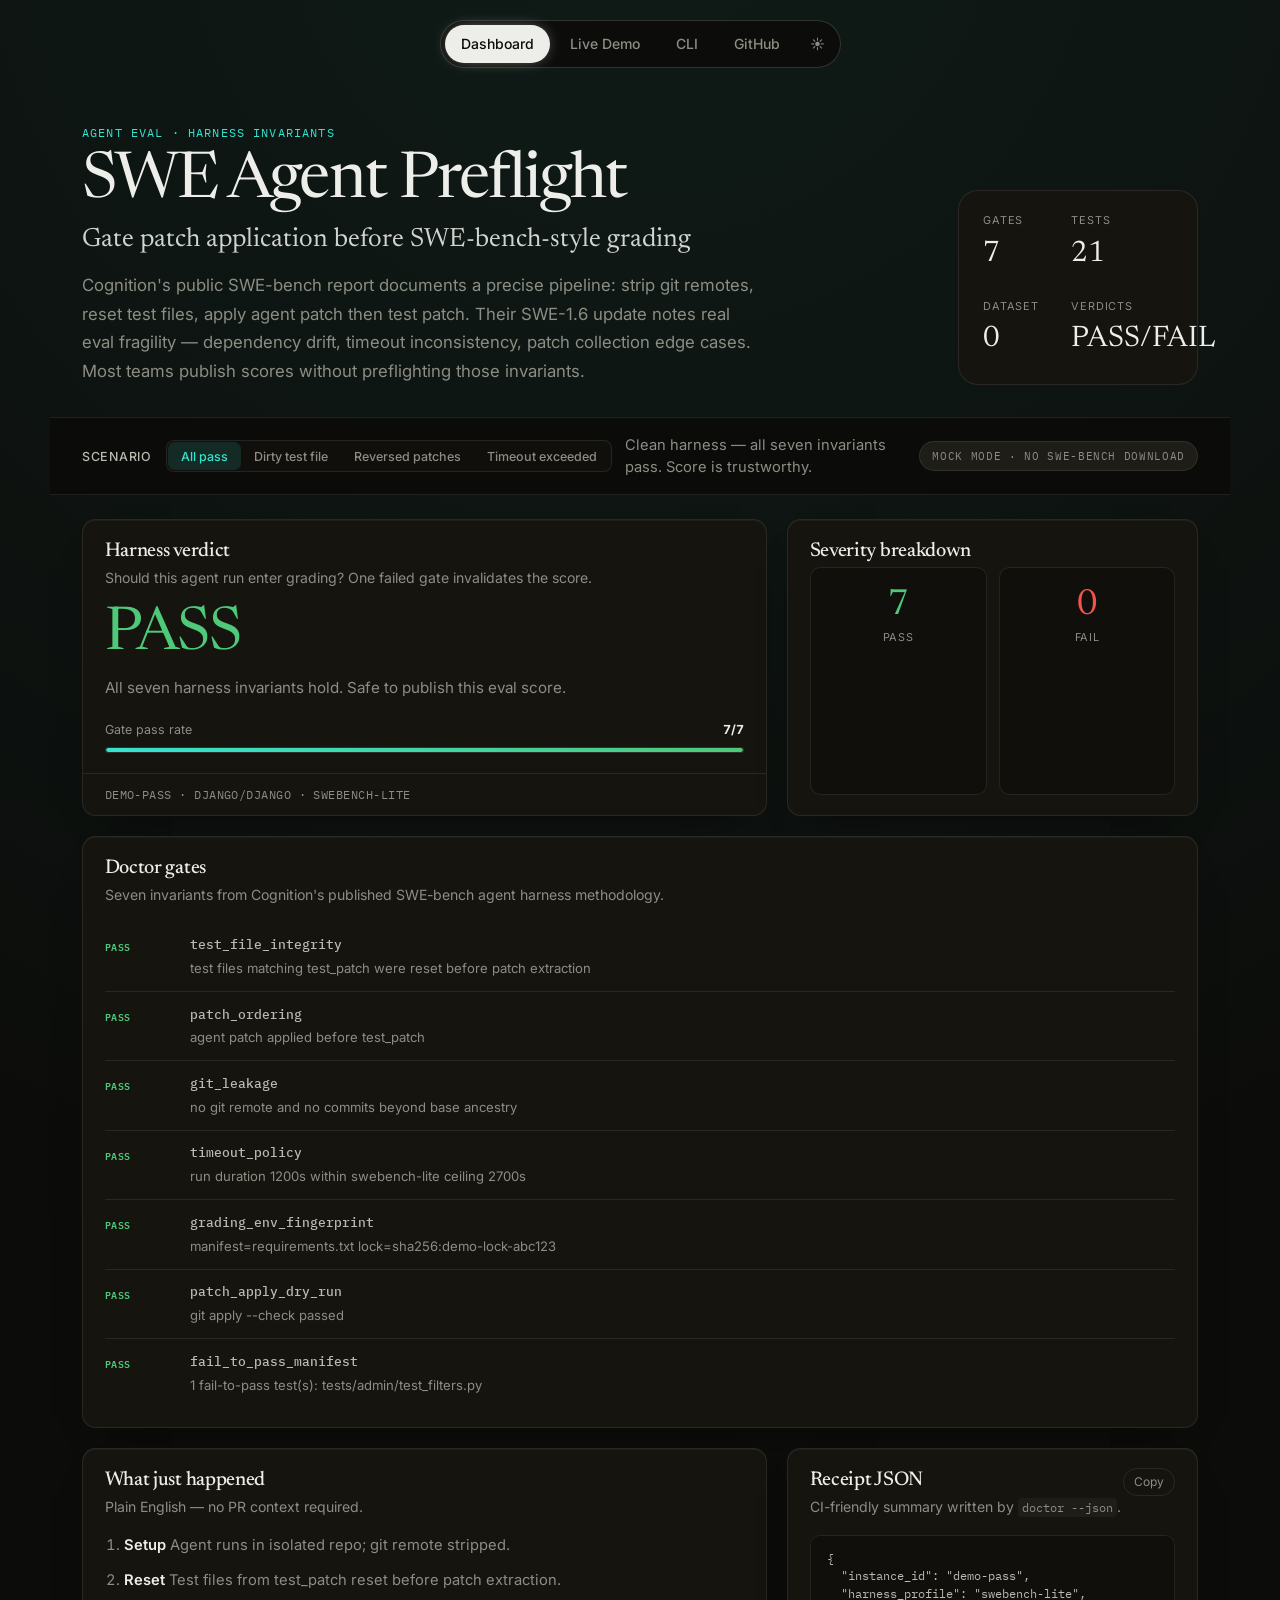
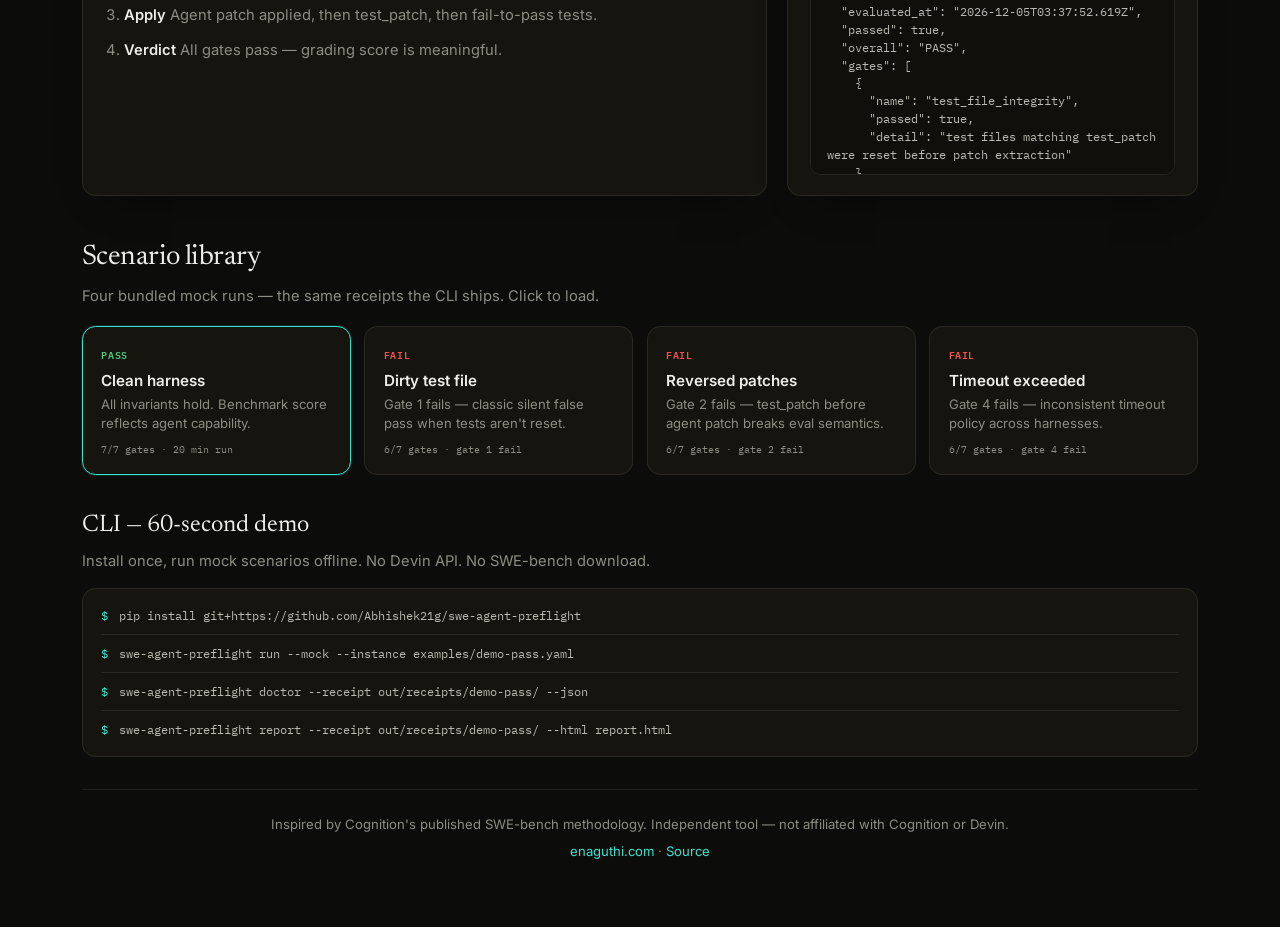
<file: site/index.html>
<!DOCTYPE html>
<html lang="en">
<head>
  <meta charset="utf-8" />
  <meta name="viewport" content="width=device-width, initial-scale=1" />
  <title>SWE Agent Preflight — harness gates before SWE-bench grading</title>
  <meta name="description" content="Gate SWE-bench-style agent evals on seven harness invariants — test reset, patch ordering, git leakage, timeouts — before trusting benchmark scores." />
  <meta property="og:title" content="SWE Agent Preflight" />
  <meta property="og:description" content="Agent eval scores are meaningless without harness preflight." />
  <meta property="og:url" content="https://enaguthi.com/swe-agent-preflight/site/" />
  <link rel="icon" type="image/svg+xml" href="./favicon.svg" />
  <link rel="preconnect" href="https://fonts.googleapis.com" />
  <link href="https://fonts.googleapis.com/css2?family=IBM+Plex+Mono:wght@400;500&family=Inter:wght@400;500;600&family=Newsreader:ital,opsz,wght@0,6..72,400;0,6..72,500;1,6..72,400&display=swap" rel="stylesheet" />
  <style>
:root {
  --background: #0c0c0a;
  --foreground: #edeee9;
  --muted: #8c8d83;
  --muted-strong: #b9bab0;
  --panel: #15140f;
  --surface: #100f0c;
  --surface-2: #1e1d17;
  --border: rgba(237, 238, 233, 0.09);
  --border-strong: rgba(237, 238, 233, 0.17);
  --accent: #34e3d0;
  --accent-soft: rgba(52, 227, 208, 0.13);
  --danger: #f0544a;
  --success: #4ec97a;
  --warning: #f5b41e;
  --font: "Inter", system-ui, sans-serif;
  --serif: "Newsreader", Georgia, serif;
  --mono: "IBM Plex Mono", ui-monospace, monospace;
}

:root[data-theme="light"] {
  --background: #f4f6fa;
  --foreground: #14161f;
  --muted: #5c6478;
  --muted-strong: #3b4151;
  --panel: #ffffff;
  --surface: #fafbfd;
  --surface-2: #eef1f6;
  --border: #dde2ec;
  --border-strong: #c7cedb;
  --accent: #2563eb;
  --accent-soft: #eef3ff;
  --danger: #cd2f2c;
  --success: #169a5a;
  --warning: #d97706;
}

* { box-sizing: border-box; margin: 0; }
html { scroll-behavior: smooth; }
body {
  font-family: var(--font);
  background: var(--background);
  color: var(--foreground);
  line-height: 1.55;
  min-height: 100vh;
  -webkit-font-smoothing: antialiased;
}
a { color: var(--accent); text-decoration: none; }
a:hover { opacity: 0.85; }
code {
  font-family: var(--mono);
  font-size: 0.88em;
  padding: 0.1em 0.35em;
  border-radius: 4px;
  background: var(--surface-2);
}

.deck-root {
  min-height: 100vh;
  background-image: radial-gradient(circle at 50% -5%, rgba(52, 227, 208, 0.07), transparent 55%);
}
:root[data-theme="light"] .deck-root {
  background-image: radial-gradient(circle at 50% -5%, rgba(37, 99, 235, 0.06), transparent 55%);
}

.deck-inner {
  max-width: 1180px;
  margin: 0 auto;
  padding: 0 1.25rem 4rem;
}
@media (min-width: 640px) { .deck-inner { padding: 0 2rem 4rem; } }

.deck-nav {
  display: flex;
  justify-content: center;
  padding-top: 1.25rem;
}
.deck-nav-pill {
  display: inline-flex;
  align-items: center;
  gap: 0.25rem;
  padding: 0.25rem;
  border-radius: 999px;
  border: 1px solid var(--border-strong);
  background: color-mix(in srgb, var(--background) 85%, transparent);
  backdrop-filter: blur(12px);
  box-shadow: 0 18px 45px -28px rgba(0, 0, 0, 0.85);
}
.deck-nav-pill a,
.deck-nav-pill button {
  border: none;
  background: transparent;
  color: var(--muted);
  font: inherit;
  font-size: 0.875rem;
  font-weight: 500;
  padding: 0.5rem 1rem;
  border-radius: 999px;
  cursor: pointer;
  transition: background 0.15s, color 0.15s;
}
.deck-nav-pill a:hover,
.deck-nav-pill button:hover { background: var(--surface-2); color: var(--foreground); }
.deck-nav-pill a.active {
  background: var(--foreground);
  color: var(--background);
  box-shadow: 0 0 18px -8px var(--foreground);
}
.theme-btn {
  width: 2.25rem;
  height: 2.25rem;
  padding: 0 !important;
  display: inline-flex;
  align-items: center;
  justify-content: center;
}

.deck-hero { scroll-margin-top: 6rem; padding-top: 2.5rem; }
@media (min-width: 1024px) { .deck-hero { padding-top: 3.5rem; } }
.deck-hero-row {
  display: flex;
  flex-direction: column;
  gap: 1.5rem;
}
@media (min-width: 960px) {
  .deck-hero-row { flex-direction: row; align-items: flex-end; justify-content: space-between; }
}
.deck-eyebrow {
  font-family: var(--mono);
  font-size: 0.72rem;
  letter-spacing: 0.1em;
  text-transform: uppercase;
  color: var(--accent);
  margin-bottom: 0.65rem;
}
.deck-title {
  font-family: var(--serif);
  font-size: clamp(2.6rem, 6vw, 4rem);
  font-weight: 400;
  letter-spacing: -0.03em;
  line-height: 0.95;
  text-wrap: balance;
}
.deck-subtitle {
  margin-top: 0.75rem;
  font-family: var(--serif);
  font-size: clamp(1.2rem, 2.5vw, 1.65rem);
  font-weight: 400;
  line-height: 1.15;
  color: color-mix(in srgb, var(--foreground) 88%, transparent);
}
.deck-lede {
  margin-top: 1rem;
  color: var(--muted);
  font-size: 0.98rem;
  max-width: 42rem;
  line-height: 1.7;
}
@media (min-width: 640px) { .deck-lede { font-size: 1.05rem; } }

.deck-stats {
  display: grid;
  grid-template-columns: repeat(2, 1fr);
  gap: 1.25rem 2rem;
  padding: 1.35rem 1.5rem;
  border: 1px solid var(--border);
  border-radius: 1.25rem;
  background: var(--panel);
  min-width: 240px;
  flex-shrink: 0;
}
@media (min-width: 640px) { .deck-stats { grid-template-columns: repeat(4, 1fr); } }
@media (min-width: 960px) { .deck-stats { grid-template-columns: repeat(2, 1fr); width: 15rem; } }
.deck-stats dt {
  font-size: 0.68rem;
  letter-spacing: 0.08em;
  text-transform: uppercase;
  color: var(--muted);
}
.deck-stats dd {
  font-family: var(--serif);
  font-size: 1.85rem;
  font-weight: 400;
  margin-top: 0.15rem;
  font-variant-numeric: tabular-nums;
}

.deck-toolbar {
  position: sticky;
  top: 0;
  z-index: 20;
  display: flex;
  align-items: center;
  justify-content: space-between;
  gap: 1rem;
  flex-wrap: wrap;
  margin: 2rem -1.25rem 0;
  padding: 1rem 1.25rem;
  border-block: 1px solid var(--border);
  background: color-mix(in srgb, var(--background) 90%, transparent);
  backdrop-filter: blur(10px);
}
@media (min-width: 640px) { .deck-toolbar { margin-inline: -2rem; padding-inline: 2rem; } }
.deck-toolbar-left {
  display: flex;
  align-items: center;
  gap: 0.85rem;
  flex-wrap: wrap;
  flex: 1;
  min-width: 0;
}
.deck-label {
  font-size: 0.78rem;
  font-weight: 500;
  color: var(--muted-strong);
  text-transform: uppercase;
  letter-spacing: 0.06em;
}
.mode-tabs {
  display: inline-flex;
  gap: 0.125rem;
  padding: 0.125rem;
  background: var(--surface);
  border-radius: 0.5rem;
  border: 1px solid var(--border);
}
.mode-tabs button {
  font-family: inherit;
  font-size: 0.78rem;
  font-weight: 500;
  color: var(--muted);
  background: transparent;
  border: none;
  padding: 0.35rem 0.75rem;
  border-radius: 0.375rem;
  cursor: pointer;
  white-space: nowrap;
  transition: background 0.15s, color 0.15s;
}
.mode-tabs button:hover { color: var(--foreground); }
.mode-tabs button.active {
  background: var(--accent-soft);
  color: var(--accent);
  box-shadow: 0 0 0 1px var(--accent-soft);
}
.toolbar-hint {
  display: none;
  color: var(--muted);
  font-size: 0.92rem;
  flex: 1;
  min-width: 200px;
  line-height: 1.5;
}
@media (min-width: 1024px) { .toolbar-hint { display: block; } }
.status-chip {
  font-family: var(--mono);
  font-size: 0.68rem;
  text-transform: uppercase;
  letter-spacing: 0.06em;
  color: var(--muted);
  border: 1px solid var(--border);
  background: var(--surface-2);
  padding: 0.35rem 0.75rem;
  border-radius: 999px;
  white-space: nowrap;
}

.deck-grid {
  margin-top: 1.5rem;
  display: flex;
  flex-direction: column;
  gap: 1.25rem;
}
.deck-grid-2 {
  display: grid;
  grid-template-columns: 1fr;
  gap: 1.25rem;
}
@media (min-width: 800px) {
  .deck-grid-2 { grid-template-columns: 1.25fr 0.75fr; }
}

.panel {
  display: flex;
  flex-direction: column;
  background: var(--panel);
  border: 1px solid var(--border);
  border-radius: 0.85rem;
  overflow: hidden;
  box-shadow: 0 1px 0 rgba(237, 238, 233, 0.04) inset, 0 18px 40px -28px rgba(0, 0, 0, 0.9);
}
.panel-header {
  padding: 1.15rem 1.35rem 0;
}
.panel-title {
  font-family: var(--serif);
  font-size: 1.25rem;
  font-weight: 500;
  line-height: 1.2;
  letter-spacing: -0.015em;
  margin-bottom: 0.25rem;
}
.panel-desc {
  color: var(--muted);
  font-size: 0.88rem;
  line-height: 1.6;
  margin-bottom: 1rem;
  max-width: 40rem;
}
.panel-title-row {
  display: flex;
  align-items: center;
  justify-content: space-between;
  gap: 0.75rem;
}
.panel-body { padding: 0 1.35rem 1.25rem; flex: 1; }
.panel-footer {
  padding: 0.75rem 1.35rem;
  border-top: 1px solid var(--border);
  font-family: var(--mono);
  font-size: 0.72rem;
  color: var(--muted);
  text-transform: uppercase;
  letter-spacing: 0.04em;
}

.verdict-word {
  font-family: var(--serif);
  font-size: clamp(2.8rem, 6vw, 3.75rem);
  line-height: 1;
  display: block;
  margin-bottom: 0.65rem;
  letter-spacing: -0.02em;
}
.verdict-word.pass { color: var(--success); }
.verdict-word.fail { color: var(--danger); }
.verdict-plain {
  color: var(--muted);
  font-size: 0.95rem;
  max-width: 32rem;
  margin-bottom: 1.25rem;
  line-height: 1.6;
}

.score-bar-wrap { margin-top: 0.5rem; }
.score-bar-label {
  display: flex;
  justify-content: space-between;
  font-size: 0.78rem;
  color: var(--muted);
  margin-bottom: 0.45rem;
}
.score-bar-label strong { color: var(--foreground); font-variant-numeric: tabular-nums; }
.score-bar {
  height: 6px;
  background: var(--surface-2);
  border-radius: 999px;
  overflow: hidden;
  border: 1px solid var(--border);
}
.score-bar-fill {
  height: 100%;
  background: linear-gradient(90deg, var(--accent), var(--success));
  border-radius: 999px;
  transition: width 0.35s ease;
}

.counts-grid {
  display: grid;
  grid-template-columns: 1fr 1fr;
  gap: 0.75rem;
}
.count-card {
  text-align: center;
  padding: 1.25rem 1rem;
  border-radius: 0.65rem;
  border: 1px solid var(--border);
  background: var(--surface);
}
.count-card.pass .count-num { color: var(--success); }
.count-card.fail .count-num { color: var(--danger); }
.count-num {
  display: block;
  font-family: var(--serif);
  font-size: 2.25rem;
  line-height: 1;
  font-variant-numeric: tabular-nums;
}
.count-label {
  display: block;
  margin-top: 0.35rem;
  font-size: 0.68rem;
  text-transform: uppercase;
  letter-spacing: 0.06em;
  color: var(--muted);
}

.gate-list { list-style: none; padding: 0; }
.gate-list li {
  display: grid;
  grid-template-columns: 4.5rem 1fr;
  gap: 0.85rem;
  padding: 0.8rem 0;
  border-bottom: 1px solid var(--border);
  font-size: 0.9rem;
  align-items: start;
}
.gate-list li:last-child { border-bottom: none; }
.gate-status {
  font-family: var(--mono);
  font-size: 0.65rem;
  font-weight: 600;
  letter-spacing: 0.05em;
  text-transform: uppercase;
  padding-top: 0.2rem;
}
.gate-status.pass { color: var(--success); }
.gate-status.fail { color: var(--danger); }
.gate-name {
  display: block;
  font-weight: 500;
  font-family: var(--mono);
  font-size: 0.8rem;
  color: var(--muted-strong);
}
.gate-detail {
  display: block;
  color: var(--muted);
  font-size: 0.82rem;
  margin-top: 0.25rem;
  line-height: 1.45;
}

.story-steps {
  padding-left: 1.2rem;
  color: var(--muted);
  font-size: 0.92rem;
}
.story-steps li { margin-bottom: 0.75rem; line-height: 1.55; }
.story-steps strong { color: var(--foreground); font-weight: 600; }

.receipt-pre {
  font-family: var(--mono);
  font-size: 0.72rem;
  line-height: 1.55;
  background: var(--surface);
  border: 1px solid var(--border);
  border-radius: 0.65rem;
  padding: 0.85rem 1rem;
  overflow-x: auto;
  max-height: 240px;
  color: var(--muted-strong);
  white-space: pre-wrap;
  word-break: break-word;
}
.ghost-sm {
  font: inherit;
  font-size: 0.75rem;
  color: var(--muted);
  background: transparent;
  border: 1px solid var(--border);
  padding: 0.25rem 0.65rem;
  border-radius: 999px;
  cursor: pointer;
  transition: color 0.15s, border-color 0.15s;
}
.ghost-sm:hover { color: var(--foreground); border-color: var(--muted); }

.library {
  margin: 2.5rem 0 2rem;
  scroll-margin-top: 5rem;
}
.library-head { margin-bottom: 1.15rem; }
.library-head h2 {
  font-family: var(--serif);
  font-size: 1.75rem;
  font-weight: 400;
  margin-bottom: 0.35rem;
  letter-spacing: -0.02em;
}
.library-head p { color: var(--muted); font-size: 0.92rem; }

.scenario-grid {
  display: grid;
  grid-template-columns: 1fr;
  gap: 0.85rem;
}
@media (min-width: 640px) { .scenario-grid { grid-template-columns: repeat(2, 1fr); } }
@media (min-width: 960px) { .scenario-grid { grid-template-columns: repeat(4, 1fr); } }
.scenario-card {
  text-align: left;
  font-family: inherit;
  background: var(--panel);
  border: 1px solid var(--border);
  border-radius: 0.85rem;
  padding: 1.1rem 1.15rem;
  cursor: pointer;
  color: var(--foreground);
  transition: border-color 0.15s, transform 0.15s, box-shadow 0.15s;
}
.scenario-card:hover {
  border-color: var(--accent);
  transform: translateY(-1px);
}
.scenario-card.active {
  border-color: var(--accent);
  box-shadow: 0 0 0 1px var(--accent-soft);
}
.scenario-tag {
  display: inline-block;
  font-family: var(--mono);
  font-size: 0.62rem;
  font-weight: 600;
  letter-spacing: 0.06em;
  text-transform: uppercase;
  margin-bottom: 0.5rem;
}
.scenario-tag.pass { color: var(--success); }
.scenario-tag.fail { color: var(--danger); }
.scenario-card h3 {
  font-size: 0.95rem;
  font-weight: 600;
  margin-bottom: 0.35rem;
}
.scenario-card p {
  color: var(--muted);
  font-size: 0.82rem;
  line-height: 1.45;
}
.scenario-meta {
  display: block;
  margin-top: 0.55rem;
  font-family: var(--mono);
  font-size: 0.65rem;
  color: var(--muted);
}

.cli-section {
  scroll-margin-top: 5rem;
  margin-bottom: 2rem;
}
.cli-head { margin-bottom: 1rem; }
.cli-head h2 {
  font-family: var(--serif);
  font-size: 1.5rem;
  font-weight: 400;
  margin-bottom: 0.35rem;
}
.cli-head p { color: var(--muted); font-size: 0.92rem; }
.cli-block {
  background: var(--panel);
  border: 1px solid var(--border);
  border-radius: 0.85rem;
  padding: 0.5rem 1.15rem;
  overflow: hidden;
}
.cli-line {
  display: flex;
  gap: 0.65rem;
  padding: 0.55rem 0;
  font-family: var(--mono);
  font-size: 0.78rem;
  border-bottom: 1px solid var(--border);
  align-items: flex-start;
}
.cli-line:last-child { border-bottom: none; }
.cli-prompt { color: var(--accent); user-select: none; flex-shrink: 0; }
.cli-line code {
  background: transparent;
  padding: 0;
  font-size: inherit;
  color: var(--muted-strong);
  word-break: break-all;
}

.deck-foot {
  text-align: center;
  color: var(--muted);
  font-size: 0.82rem;
  padding-top: 1.5rem;
  border-top: 1px solid var(--border);
  line-height: 1.65;
}
.deck-foot p + p { margin-top: 0.35rem; }

  </style>
</head>
<body>
  <div class="deck-root">
    <div class="deck-inner">
      <nav class="deck-nav">
        <div class="deck-nav-pill">
          <a href="#overview" class="active" data-nav="overview">Dashboard</a>
          <a href="#demo" data-nav="demo">Live Demo</a>
          <a href="#cli" data-nav="cli">CLI</a>
          <a href="https://github.com/Abhishek21g/swe-agent-preflight" target="_blank" rel="noopener">GitHub</a>
          <button type="button" class="theme-btn" id="themeToggle" aria-label="Toggle theme" title="Toggle theme">☀</button>
        </div>
      </nav>

      <header id="overview" class="deck-hero">
        <div class="deck-hero-row">
          <div>
            <p class="deck-eyebrow">Agent eval · Harness invariants</p>
            <h1 class="deck-title">SWE Agent Preflight</h1>
            <p class="deck-subtitle">Gate patch application before SWE-bench-style grading</p>
            <p class="deck-lede">
              Cognition's public SWE-bench report documents a precise pipeline: strip git remotes, reset test files,
              apply agent patch then test patch. Their SWE-1.6 update notes real eval fragility — dependency drift,
              timeout inconsistency, patch collection edge cases. Most teams publish scores without preflighting those invariants.
            </p>
          </div>
          <dl class="deck-stats">
            <div><dt>Gates</dt><dd>7</dd></div>
            <div><dt>Tests</dt><dd>21</dd></div>
            <div><dt>Dataset</dt><dd>0</dd></div>
            <div><dt>Verdicts</dt><dd>PASS/FAIL</dd></div>
          </dl>
        </div>
      </header>

      <div class="deck-toolbar" id="demo">
        <div class="deck-toolbar-left">
          <span class="deck-label">Scenario</span>
          <div class="mode-tabs" role="tablist" aria-label="Harness scenario">
            <button role="tab" data-mode="pass" class="active" aria-selected="true">All pass</button>
            <button role="tab" data-mode="fail-gate1">Dirty test file</button>
            <button role="tab" data-mode="fail-order">Reversed patches</button>
            <button role="tab" data-mode="fail-timeout">Timeout exceeded</button>
          </div>
          <span class="toolbar-hint" id="scenarioHint">Clean harness — all seven invariants pass. Score is trustworthy.</span>
        </div>
        <span class="status-chip" id="statusChip">mock mode · no SWE-bench download</span>
      </div>

      <div class="deck-grid">
        <div class="deck-grid-2">
          <section class="panel verdict-panel">
            <header class="panel-header">
              <div>
                <h2 class="panel-title">Harness verdict</h2>
                <p class="panel-desc">Should this agent run enter grading? One failed gate invalidates the score.</p>
              </div>
            </header>
            <div class="panel-body">
              <div class="verdict-display" id="verdictDisplay">
                <span class="verdict-word pass" id="verdictWord">PASS</span>
                <p class="verdict-plain" id="verdictPlain">All seven harness invariants hold. Safe to publish this eval score.</p>
              </div>
              <div class="score-bar-wrap">
                <div class="score-bar-label">
                  <span>Gate pass rate</span>
                  <strong id="passRate">7/7</strong>
                </div>
                <div class="score-bar"><div class="score-bar-fill" id="passBar" style="width:100%"></div></div>
              </div>
            </div>
            <footer class="panel-footer">
              <span id="instanceMeta">demo-pass · django/django · swebench-lite</span>
            </footer>
          </section>

          <section class="panel counts-panel">
            <header class="panel-header">
              <h2 class="panel-title">Severity breakdown</h2>
            </header>
            <div class="panel-body counts-grid" id="countsGrid">
              <div class="count-card pass"><span class="count-num" id="countPass">7</span><span class="count-label">Pass</span></div>
              <div class="count-card fail"><span class="count-num" id="countFail">0</span><span class="count-label">Fail</span></div>
            </div>
          </section>
        </div>

        <section class="panel gates-panel">
          <header class="panel-header">
            <div>
              <h2 class="panel-title">Doctor gates</h2>
              <p class="panel-desc">Seven invariants from Cognition's published SWE-bench agent harness methodology.</p>
            </div>
          </header>
          <div class="panel-body">
            <ul class="gate-list" id="gateList"></ul>
          </div>
        </section>

        <div class="deck-grid-2">
          <section class="panel story-panel">
            <header class="panel-header">
              <h2 class="panel-title">What just happened</h2>
              <p class="panel-desc">Plain English — no PR context required.</p>
            </header>
            <div class="panel-body">
              <ol class="story-steps" id="storySteps"></ol>
            </div>
          </section>

          <section class="panel receipt-panel">
            <header class="panel-header">
              <div class="panel-title-row">
                <h2 class="panel-title">Receipt JSON</h2>
                <button type="button" class="ghost-sm" id="copyReceipt">Copy</button>
              </div>
              <p class="panel-desc">CI-friendly summary written by <code>doctor --json</code>.</p>
            </header>
            <div class="panel-body">
              <pre class="receipt-pre" id="receiptPre"></pre>
            </div>
          </section>
        </div>
      </div>

      <section class="library" id="scenarios">
        <div class="library-head">
          <h2>Scenario library</h2>
          <p>Four bundled mock runs — the same receipts the CLI ships. Click to load.</p>
        </div>
        <div class="scenario-grid" id="scenarioGrid"></div>
      </section>

      <section class="cli-section" id="cli">
        <div class="cli-head">
          <h2>CLI — 60-second demo</h2>
          <p>Install once, run mock scenarios offline. No Devin API. No SWE-bench download.</p>
        </div>
        <div class="cli-block">
          <div class="cli-line"><span class="cli-prompt">$</span><code>pip install git+https://github.com/Abhishek21g/swe-agent-preflight</code></div>
          <div class="cli-line"><span class="cli-prompt">$</span><code id="cliRun">swe-agent-preflight run --mock --instance examples/demo-pass.yaml</code></div>
          <div class="cli-line"><span class="cli-prompt">$</span><code id="cliDoctor">swe-agent-preflight doctor --receipt out/receipts/demo-pass/ --json</code></div>
          <div class="cli-line"><span class="cli-prompt">$</span><code id="cliReport">swe-agent-preflight report --receipt out/receipts/demo-pass/ --html report.html</code></div>
        </div>
      </section>

      <footer class="deck-foot">
        <p>Inspired by Cognition's published SWE-bench methodology. Independent tool — not affiliated with Cognition or Devin.</p>
        <p><a href="https://enaguthi.com">enaguthi.com</a> · <a href="https://github.com/Abhishek21g/swe-agent-preflight">Source</a></p>
      </footer>
    </div>
  </div>
  <script>
const SCENARIOS = {
  pass: {
    id: "demo-pass",
    repo: "django/django",
    profile: "swebench-lite",
    instanceYaml: "examples/demo-pass.yaml",
    hint: "Clean harness — all seven invariants pass. Score is trustworthy.",
    verdict: "PASS",
    plain: "All seven harness invariants hold. Safe to publish this eval score.",
    story: [
      { strong: "Setup", text: "Agent runs in isolated repo; git remote stripped." },
      { strong: "Reset", text: "Test files from test_patch reset before patch extraction." },
      { strong: "Apply", text: "Agent patch applied, then test_patch, then fail-to-pass tests." },
      { strong: "Verdict", text: "All gates pass — grading score is meaningful." },
    ],
    gates: [
      { name: "test_file_integrity", passed: true, detail: "test files matching test_patch were reset before patch extraction" },
      { name: "patch_ordering", passed: true, detail: "agent patch applied before test_patch" },
      { name: "git_leakage", passed: true, detail: "no git remote and no commits beyond base ancestry" },
      { name: "timeout_policy", passed: true, detail: "run duration 1200s within swebench-lite ceiling 2700s" },
      { name: "grading_env_fingerprint", passed: true, detail: "manifest=requirements.txt lock=sha256:demo-lock-abc123" },
      { name: "patch_apply_dry_run", passed: true, detail: "git apply --check passed" },
      { name: "fail_to_pass_manifest", passed: true, detail: "1 fail-to-pass test(s): tests/admin/test_filters.py" },
    ],
    card: {
      tag: "pass",
      tagLabel: "PASS",
      title: "Clean harness",
      desc: "All invariants hold. Benchmark score reflects agent capability.",
      meta: "7/7 gates · 20 min run",
    },
  },
  "fail-gate1": {
    id: "demo-fail-gate1",
    repo: "django/django",
    profile: "swebench-lite",
    instanceYaml: "examples/demo-fail-gate1.yaml",
    hint: "Agent left test files dirty — grading may silently pass with corrupted test state.",
    verdict: "FAIL",
    plain: "Test file integrity failed. Agent modified files in the test_patch set without resetting them before grading.",
    story: [
      { strong: "Agent run", text: "Agent edited tests/admin/test_filters.py during exploration." },
      { strong: "Grading prep", text: "Harness skipped git checkout reset on test files." },
      { strong: "Risk", text: "Score may reflect test tampering, not source fix quality." },
      { strong: "Verdict", text: "FAIL gate 1 — do not publish this score." },
    ],
    gates: [
      { name: "test_file_integrity", passed: false, detail: "agent-modified test files not reset: ['tests/admin/test_filters.py']" },
      { name: "patch_ordering", passed: true, detail: "agent patch applied before test_patch" },
      { name: "git_leakage", passed: true, detail: "no git remote and no commits beyond base ancestry" },
      { name: "timeout_policy", passed: true, detail: "run duration 1200s within swebench-lite ceiling 2700s" },
      { name: "grading_env_fingerprint", passed: true, detail: "manifest=requirements.txt lock=sha256:demo-lock-abc123" },
      { name: "patch_apply_dry_run", passed: true, detail: "git apply --check passed" },
      { name: "fail_to_pass_manifest", passed: true, detail: "1 fail-to-pass test(s): tests/admin/test_filters.py" },
    ],
    card: {
      tag: "fail",
      tagLabel: "FAIL",
      title: "Dirty test file",
      desc: "Gate 1 fails — classic silent false pass when tests aren't reset.",
      meta: "6/7 gates · gate 1 fail",
    },
  },
  "fail-order": {
    id: "demo-fail-patch-order",
    repo: "pytest-dev/pytest",
    profile: "swebench-lite",
    instanceYaml: "examples/demo-fail-patch-order.yaml",
    hint: "test_patch applied before agent patch — reversed ordering invalidates SWE-bench semantics.",
    verdict: "FAIL",
    plain: "Patch ordering failed. test_patch was applied before the agent patch — scores are not comparable.",
    story: [
      { strong: "Expected", text: "Agent patch first, then test_patch (Cognition technical report)." },
      { strong: "Observed", text: "Harness reversed apply order." },
      { strong: "Risk", text: "Fail-to-pass tests may not exercise the agent's actual fix." },
      { strong: "Verdict", text: "FAIL gate 2 — fix harness before comparing runs." },
    ],
    gates: [
      { name: "test_file_integrity", passed: true, detail: "test files reset before grading" },
      { name: "patch_ordering", passed: false, detail: "test_patch applied before agent patch (reversed)" },
      { name: "git_leakage", passed: true, detail: "no git remote and no commits beyond base ancestry" },
      { name: "timeout_policy", passed: true, detail: "run duration 900s within swebench-lite ceiling 2700s" },
      { name: "grading_env_fingerprint", passed: true, detail: "manifest=requirements.txt lock=sha256:demo-lock-order" },
      { name: "patch_apply_dry_run", passed: true, detail: "git apply --check passed" },
      { name: "fail_to_pass_manifest", passed: true, detail: "1 fail-to-pass test(s): testing/test_mark.py" },
    ],
    card: {
      tag: "fail",
      tagLabel: "FAIL",
      title: "Reversed patches",
      desc: "Gate 2 fails — test_patch before agent patch breaks eval semantics.",
      meta: "6/7 gates · gate 2 fail",
    },
  },
  "fail-timeout": {
    id: "demo-fail-timeout",
    repo: "sympy/sympy",
    profile: "swebench-lite",
    instanceYaml: "examples/demo-fail-timeout.yaml",
    hint: "Run exceeded 45m SWE-bench profile ceiling — score not comparable to published baselines.",
    verdict: "FAIL",
    plain: "Timeout policy failed. Run duration exceeds swebench-lite ceiling (2700s). Score is not apples-to-apples.",
    story: [
      { strong: "Profile", text: "SWE-bench agent eval uses 45 minute ceiling (Cognition report)." },
      { strong: "Observed", text: "Mock run logged 3600s — over ceiling." },
      { strong: "Risk", text: "Extra time may inflate pass rate vs other harnesses." },
      { strong: "Verdict", text: "FAIL gate 4 — normalize timeout before publishing." },
    ],
    gates: [
      { name: "test_file_integrity", passed: true, detail: "test files reset before grading" },
      { name: "patch_ordering", passed: true, detail: "agent patch applied before test_patch" },
      { name: "git_leakage", passed: true, detail: "no git remote and no commits beyond base ancestry" },
      { name: "timeout_policy", passed: false, detail: "run duration 3600s exceeds swebench-lite ceiling 2700s" },
      { name: "grading_env_fingerprint", passed: true, detail: "manifest=requirements.txt lock=sha256:demo-lock-timeout" },
      { name: "patch_apply_dry_run", passed: true, detail: "git apply --check passed" },
      { name: "fail_to_pass_manifest", passed: true, detail: "1 fail-to-pass test(s): sympy/core/tests/test_basic.py" },
    ],
    card: {
      tag: "fail",
      tagLabel: "FAIL",
      title: "Timeout exceeded",
      desc: "Gate 4 fails — inconsistent timeout policy across harnesses.",
      meta: "6/7 gates · gate 4 fail",
    },
  },
};

const SCENARIO_ORDER = ["pass", "fail-gate1", "fail-order", "fail-timeout"];

function buildReceipt(scenario) {
  return {
    instance_id: scenario.id,
    harness_profile: scenario.profile,
    evaluated_at: new Date().toISOString(),
    passed: scenario.verdict === "PASS",
    overall: scenario.verdict,
    gates: scenario.gates.map((g) => ({
      name: g.name,
      passed: g.passed,
      detail: g.detail,
    })),
  };
}

function render(mode) {
  const s = SCENARIOS[mode];
  if (!s) return;

  document.querySelectorAll(".mode-tabs button").forEach((btn) => {
    const on = btn.dataset.mode === mode;
    btn.classList.toggle("active", on);
    btn.setAttribute("aria-selected", on ? "true" : "false");
  });

  document.querySelectorAll(".scenario-card").forEach((card) => {
    card.classList.toggle("active", card.dataset.mode === mode);
  });

  document.getElementById("scenarioHint").textContent = s.hint;

  const word = document.getElementById("verdictWord");
  word.textContent = s.verdict;
  word.className = `verdict-word ${s.verdict === "PASS" ? "pass" : "fail"}`;
  document.getElementById("verdictPlain").textContent = s.plain;

  const passCount = s.gates.filter((g) => g.passed).length;
  const failCount = s.gates.length - passCount;
  document.getElementById("passRate").textContent = `${passCount}/${s.gates.length}`;
  document.getElementById("passBar").style.width = `${(passCount / s.gates.length) * 100}%`;
  document.getElementById("countPass").textContent = passCount;
  document.getElementById("countFail").textContent = failCount;
  document.getElementById("instanceMeta").textContent = `${s.id} · ${s.repo} · ${s.profile}`;

  document.getElementById("gateList").innerHTML = s.gates
    .map(
      (g) => `
      <li>
        <span class="gate-status ${g.passed ? "pass" : "fail"}">${g.passed ? "pass" : "fail"}</span>
        <span>
          <span class="gate-name">${g.name}</span>
          <span class="gate-detail">${g.detail}</span>
        </span>
      </li>`
    )
    .join("");

  document.getElementById("storySteps").innerHTML = s.story
    .map((step) => `<li><strong>${step.strong}</strong> ${step.text}</li>`)
    .join("");

  document.getElementById("receiptPre").textContent = JSON.stringify(buildReceipt(s), null, 2);

  document.getElementById("cliRun").textContent = `swe-agent-preflight run --mock --instance ${s.instanceYaml}`;
  document.getElementById("cliDoctor").textContent = `swe-agent-preflight doctor --receipt out/receipts/${s.id}/ --json`;
  document.getElementById("cliReport").textContent = `swe-agent-preflight report --receipt out/receipts/${s.id}/ --html report.html`;
}

function buildScenarioCards() {
  const grid = document.getElementById("scenarioGrid");
  grid.innerHTML = SCENARIO_ORDER.map((mode) => {
    const s = SCENARIOS[mode];
    const c = s.card;
    return `
      <button type="button" class="scenario-card" data-mode="${mode}">
        <span class="scenario-tag ${c.tag}">${c.tagLabel}</span>
        <h3>${c.title}</h3>
        <p>${c.desc}</p>
        <span class="scenario-meta">${c.meta}</span>
      </button>`;
  }).join("");

  grid.querySelectorAll(".scenario-card").forEach((el) => {
    el.addEventListener("click", () => render(el.dataset.mode));
  });
}

function initTheme() {
  const root = document.documentElement;
  const btn = document.getElementById("themeToggle");
  const saved = localStorage.getItem("swe-preflight-theme");
  if (saved === "light") {
    root.setAttribute("data-theme", "light");
    btn.textContent = "☾";
  }
  btn.addEventListener("click", () => {
    const light = root.getAttribute("data-theme") === "light";
    if (light) {
      root.removeAttribute("data-theme");
      btn.textContent = "☀";
      localStorage.setItem("swe-preflight-theme", "dark");
    } else {
      root.setAttribute("data-theme", "light");
      btn.textContent = "☾";
      localStorage.setItem("swe-preflight-theme", "light");
    }
  });
}

function initCopy() {
  document.getElementById("copyReceipt").addEventListener("click", async () => {
    const text = document.getElementById("receiptPre").textContent;
    try {
      await navigator.clipboard.writeText(text);
      const btn = document.getElementById("copyReceipt");
      const orig = btn.textContent;
      btn.textContent = "Copied";
      setTimeout(() => { btn.textContent = orig; }, 1500);
    } catch (_) {
      /* clipboard blocked */
    }
  });
}

function initNav() {
  document.querySelectorAll(".deck-nav-pill a[data-nav]").forEach((link) => {
    link.addEventListener("click", () => {
      document.querySelectorAll(".deck-nav-pill a[data-nav]").forEach((a) => a.classList.remove("active"));
      link.classList.add("active");
    });
  });
}

document.addEventListener("DOMContentLoaded", () => {
  buildScenarioCards();
  document.querySelectorAll(".mode-tabs button").forEach((btn) => {
    btn.addEventListener("click", () => render(btn.dataset.mode));
  });
  initTheme();
  initCopy();
  initNav();
  render("pass");
});

  </script>
</body>
</html>
</file>
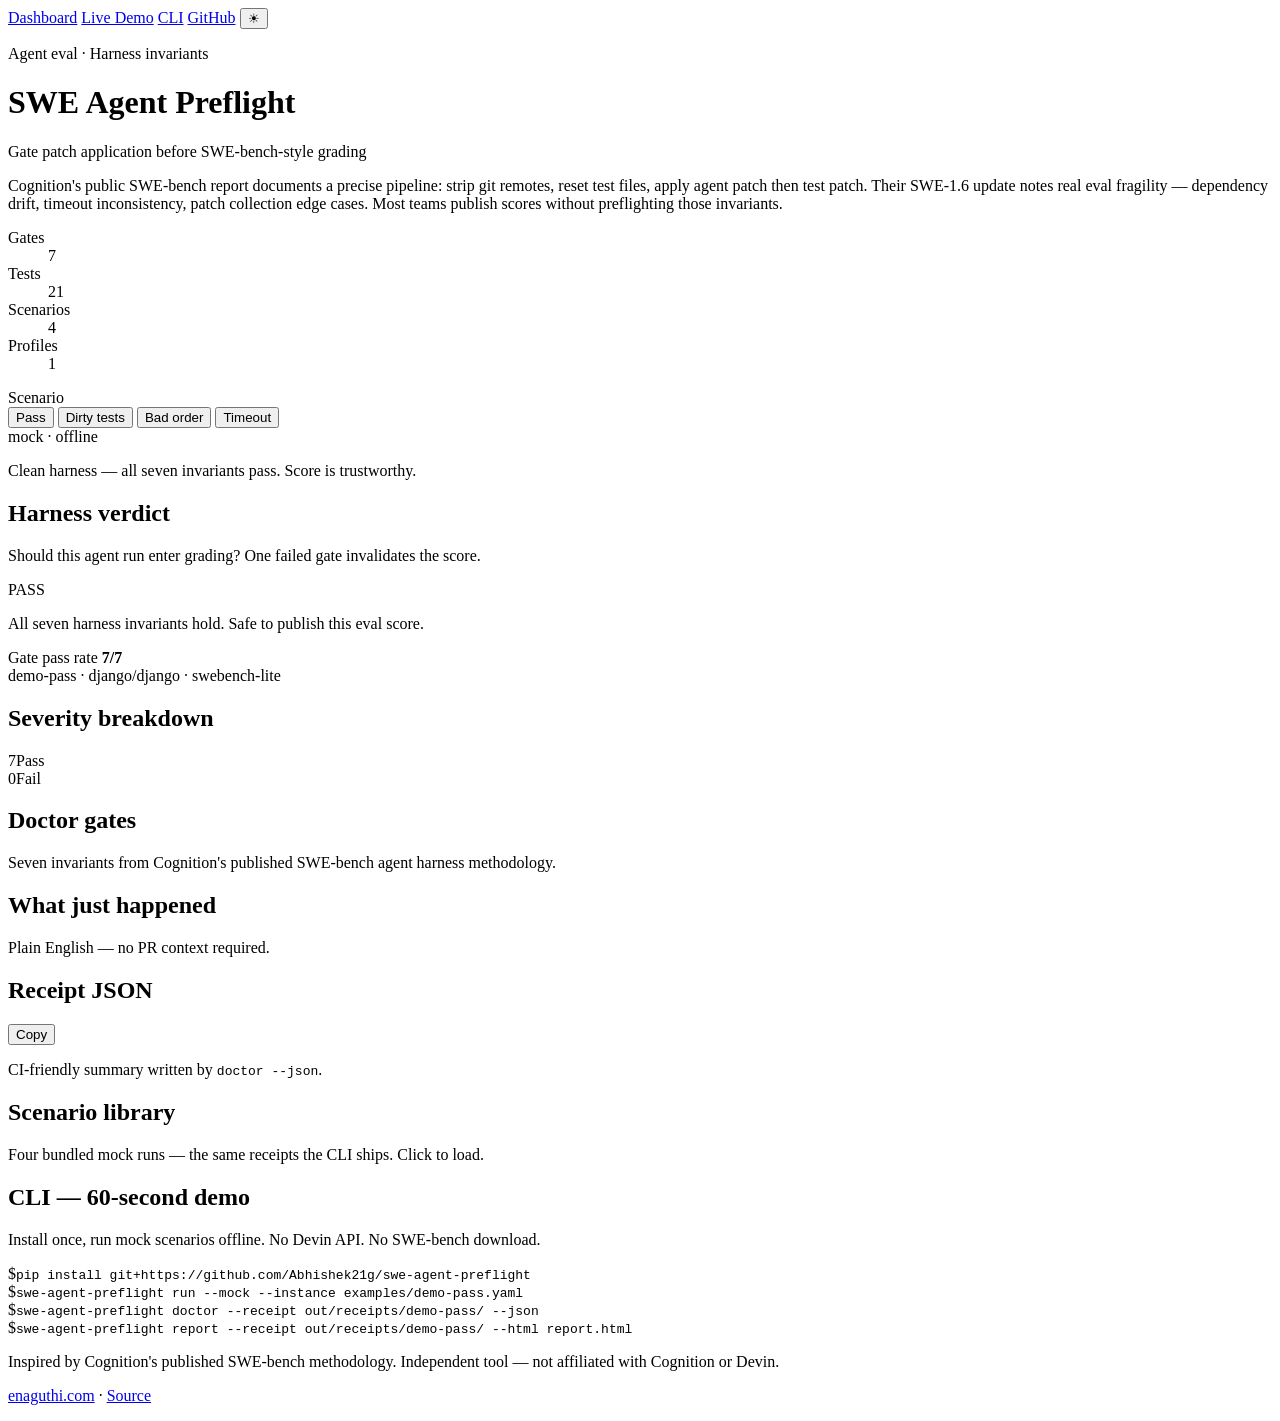
<file: site/index.src.html>
<!DOCTYPE html>
<html lang="en">
<head>
  <meta charset="utf-8" />
  <meta name="viewport" content="width=device-width, initial-scale=1" />
  <title>SWE Agent Preflight — harness gates before SWE-bench grading</title>
  <meta name="description" content="Gate SWE-bench-style agent evals on seven harness invariants — test reset, patch ordering, git leakage, timeouts — before trusting benchmark scores." />
  <meta property="og:title" content="SWE Agent Preflight" />
  <meta property="og:description" content="Agent eval scores are meaningless without harness preflight." />
  <meta property="og:url" content="https://enaguthi.com/swe-agent-preflight/site/" />
  <link rel="icon" type="image/svg+xml" href="./favicon.svg" />
  <link rel="preconnect" href="https://fonts.googleapis.com" />
  <link href="https://fonts.googleapis.com/css2?family=IBM+Plex+Mono:wght@400;500&family=Inter:wght@400;500;600&family=Newsreader:ital,opsz,wght@0,6..72,400;0,6..72,500;1,6..72,400&display=swap" rel="stylesheet" />
  <!-- INLINE_STYLES -->
</head>
<body>
  <div class="deck-root">
    <div class="deck-inner">
      <nav class="deck-nav">
        <div class="deck-nav-pill">
          <a href="#overview" class="active" data-nav="overview">Dashboard</a>
          <a href="#demo" data-nav="demo">Live Demo</a>
          <a href="#cli" data-nav="cli">CLI</a>
          <a href="https://github.com/Abhishek21g/swe-agent-preflight" target="_blank" rel="noopener">GitHub</a>
          <button type="button" class="theme-btn" id="themeToggle" aria-label="Toggle theme" title="Toggle theme">☀</button>
        </div>
      </nav>

      <header id="overview" class="deck-hero">
        <div class="deck-hero-row">
          <div class="deck-hero-copy">
            <p class="deck-eyebrow">Agent eval · Harness invariants</p>
            <h1 class="deck-title">SWE Agent Preflight</h1>
            <p class="deck-subtitle">Gate patch application before SWE-bench-style grading</p>
            <p class="deck-lede">
              Cognition's public SWE-bench report documents a precise pipeline: strip git remotes, reset test files,
              apply agent patch then test patch. Their SWE-1.6 update notes real eval fragility — dependency drift,
              timeout inconsistency, patch collection edge cases. Most teams publish scores without preflighting those invariants.
            </p>
          </div>
          <dl class="deck-stats" aria-label="Project stats">
            <div class="deck-stat"><dt>Gates</dt><dd>7</dd></div>
            <div class="deck-stat"><dt>Tests</dt><dd>21</dd></div>
            <div class="deck-stat"><dt>Scenarios</dt><dd>4</dd></div>
            <div class="deck-stat"><dt>Profiles</dt><dd>1</dd></div>
          </dl>
        </div>
      </header>

      <div class="deck-toolbar" id="demo">
        <div class="deck-toolbar-top">
          <span class="deck-label">Scenario</span>
          <div class="mode-tabs-wrap">
            <div class="mode-tabs" role="tablist" aria-label="Harness scenario">
              <button role="tab" data-mode="pass" class="active" aria-selected="true" title="All seven gates pass">Pass</button>
              <button role="tab" data-mode="fail-gate1" title="Agent left test files dirty">Dirty tests</button>
              <button role="tab" data-mode="fail-order" title="test_patch applied before agent patch">Bad order</button>
              <button role="tab" data-mode="fail-timeout" title="Run exceeded 45m ceiling">Timeout</button>
            </div>
          </div>
          <span class="status-chip" id="statusChip">mock · offline</span>
        </div>
        <p class="toolbar-hint" id="scenarioHint">Clean harness — all seven invariants pass. Score is trustworthy.</p>
      </div>

      <div class="deck-grid">
        <div class="deck-grid-2">
          <section class="panel verdict-panel">
            <header class="panel-header">
              <div>
                <h2 class="panel-title">Harness verdict</h2>
                <p class="panel-desc">Should this agent run enter grading? One failed gate invalidates the score.</p>
              </div>
            </header>
            <div class="panel-body">
              <div class="verdict-display" id="verdictDisplay">
                <span class="verdict-word pass" id="verdictWord">PASS</span>
                <p class="verdict-plain" id="verdictPlain">All seven harness invariants hold. Safe to publish this eval score.</p>
              </div>
              <div class="score-bar-wrap">
                <div class="score-bar-label">
                  <span>Gate pass rate</span>
                  <strong id="passRate">7/7</strong>
                </div>
                <div class="score-bar"><div class="score-bar-fill" id="passBar" style="width:100%"></div></div>
              </div>
            </div>
            <footer class="panel-footer">
              <span id="instanceMeta">demo-pass · django/django · swebench-lite</span>
            </footer>
          </section>

          <section class="panel counts-panel">
            <header class="panel-header">
              <h2 class="panel-title">Severity breakdown</h2>
            </header>
            <div class="panel-body counts-grid" id="countsGrid">
              <div class="count-card pass"><span class="count-num" id="countPass">7</span><span class="count-label">Pass</span></div>
              <div class="count-card fail"><span class="count-num" id="countFail">0</span><span class="count-label">Fail</span></div>
            </div>
          </section>
        </div>

        <section class="panel gates-panel">
          <header class="panel-header">
            <div>
              <h2 class="panel-title">Doctor gates</h2>
              <p class="panel-desc">Seven invariants from Cognition's published SWE-bench agent harness methodology.</p>
            </div>
          </header>
          <div class="panel-body">
            <ul class="gate-list" id="gateList"></ul>
          </div>
        </section>

        <div class="deck-grid-2">
          <section class="panel story-panel">
            <header class="panel-header">
              <h2 class="panel-title">What just happened</h2>
              <p class="panel-desc">Plain English — no PR context required.</p>
            </header>
            <div class="panel-body">
              <ol class="story-steps" id="storySteps"></ol>
            </div>
          </section>

          <section class="panel receipt-panel">
            <header class="panel-header">
              <div class="panel-title-row">
                <h2 class="panel-title">Receipt JSON</h2>
                <button type="button" class="ghost-sm" id="copyReceipt">Copy</button>
              </div>
              <p class="panel-desc">CI-friendly summary written by <code>doctor --json</code>.</p>
            </header>
            <div class="panel-body">
              <pre class="receipt-pre" id="receiptPre"></pre>
            </div>
          </section>
        </div>
      </div>

      <section class="library" id="scenarios">
        <div class="library-head">
          <h2>Scenario library</h2>
          <p>Four bundled mock runs — the same receipts the CLI ships. Click to load.</p>
        </div>
        <div class="scenario-grid" id="scenarioGrid"></div>
      </section>

      <section class="cli-section" id="cli">
        <div class="cli-head">
          <h2>CLI — 60-second demo</h2>
          <p>Install once, run mock scenarios offline. No Devin API. No SWE-bench download.</p>
        </div>
        <div class="cli-block">
          <div class="cli-line"><span class="cli-prompt">$</span><code>pip install git+https://github.com/Abhishek21g/swe-agent-preflight</code></div>
          <div class="cli-line"><span class="cli-prompt">$</span><code id="cliRun">swe-agent-preflight run --mock --instance examples/demo-pass.yaml</code></div>
          <div class="cli-line"><span class="cli-prompt">$</span><code id="cliDoctor">swe-agent-preflight doctor --receipt out/receipts/demo-pass/ --json</code></div>
          <div class="cli-line"><span class="cli-prompt">$</span><code id="cliReport">swe-agent-preflight report --receipt out/receipts/demo-pass/ --html report.html</code></div>
        </div>
      </section>

      <footer class="deck-foot">
        <p>Inspired by Cognition's published SWE-bench methodology. Independent tool — not affiliated with Cognition or Devin.</p>
        <p><a href="https://enaguthi.com">enaguthi.com</a> · <a href="https://github.com/Abhishek21g/swe-agent-preflight">Source</a></p>
      </footer>
    </div>
  </div>
  <!-- INLINE_SCRIPT -->
</body>
</html>
</file>
